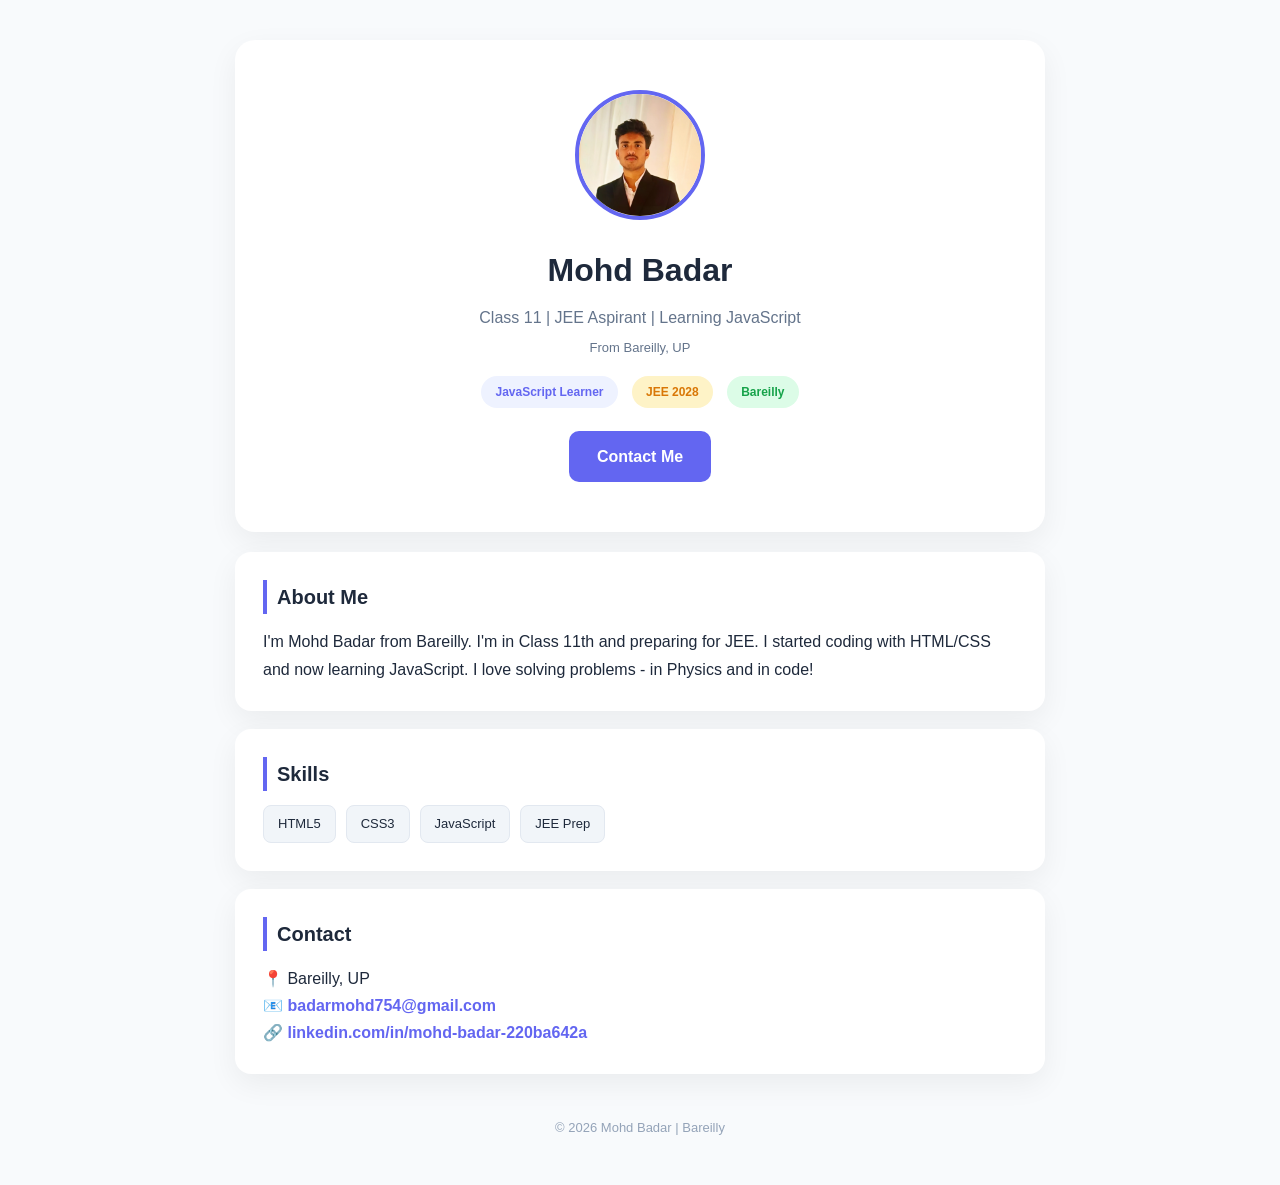
<file: index.html>
<!DOCTYPE html>
<html lang="en">
<head>
<meta charset="UTF-8">
<meta name="viewport" content="width=device-width, initial-scale=1.0">
<title>Mohd Badar - Portfolio</title>
  <link rel="stylesheet" href="index.css">
</head>
<body>
<div class="container">
<header>
<img src="photo.jpg" alt="Mohd Badar" onerror="this.src='https://i.pravatar.cc/300'">
<h1>Mohd Badar</h1>
<p>Class 11 | JEE Aspirant | Learning JavaScript</p>
<p style="font-size:13px">From Bareilly, UP</p>
<div style="margin-top:12px">
<span class="badge b1">JavaScript Learner</span>
<span class="badge b2">JEE 2028</span>
<span class="badge b3">Bareilly</span>
</div>
<a href="#contact" class="btn">Contact Me</a>
</header>

<section>
<h2>About Me</h2>
<p>I'm Mohd Badar from Bareilly. I'm in Class 11th and preparing for JEE. I started coding with HTML/CSS and now learning JavaScript. I love solving problems - in Physics and in code!</p>
</section>

<section>
<h2>Skills</h2>
<div class="skills">
<div class="skill">HTML5</div><div class="skill">CSS3</div><div class="skill">JavaScript</div><div class="skill">JEE Prep</div>
</div>
</section>

<section id="contact">
<h2>Contact</h2>
<p>📍 Bareilly, UP</p>
<p>📧 <a class="contact-link" href="mailto:badarmohd754@gmail.com">badarmohd754@gmail.com</a></p>
<p>🔗 <a class="contact-link" href="https://www.linkedin.com/in/mohd-badar-220ba642a" target="_blank">linkedin.com/in/mohd-badar-220ba642a</a></p>
</section>

<footer>© 2026 Mohd Badar | Bareilly</footer>
</div>
</body>
</html>
</file>
<file: index.css>
*{margin:0;padding:0;box-sizing:border-box;font-family:'Segoe UI',sans-serif}
body{background:#f8fafc;color:#1e293b;line-height:1.7}
.container{max-width:850px;margin:0 auto;padding:20px}
header{text-align:center;padding:50px 20px;background:white;border-radius:20px;margin:20px 0;box-shadow:0 10px 30px rgba(0,0,0,0.06)}
header img{width:130px;height:130px;border-radius:50%;object-fit:cover;border:4px solid #6366f1;margin-bottom:15px}
header h1{font-size:32px}
header p{color:#64748b;margin-top:6px}
.badge{display:inline-block;padding:6px 14px;border-radius:20px;font-size:12px;font-weight:600;margin:5px}
.b1{background:#eef2ff;color:#6366f1} .b2{background:#fef3c7;color:#d97706} .b3{background:#dcfce7;color:#16a34a}
section{background:white;padding:28px;border-radius:16px;margin:18px 0;box-shadow:0 10px 30px rgba(0,0,0,0.06)}
h2{font-size:20px;margin-bottom:14px;border-left:4px solid #6366f1;padding-left:10px}
.skills{display:flex;flex-wrap:wrap;gap:10px}
.skill{background:#f1f5f9;border:1px solid #e2e8f0;padding:7px 14px;border-radius:8px;font-size:13px}
.project{border:1px solid #e2e8f0;padding:16px;border-radius:12px;margin-top:12px}
.contact-link{color:#6366f1;text-decoration:none;font-weight:600}
.btn{display:inline-block;background:#6366f1;color:white;padding:12px 28px;border-radius:10px;text-decoration:none;margin-top:18px;font-weight:600}
footer{text-align:center;padding:25px;color:#94a3b8;font-size:13px}
</file>
